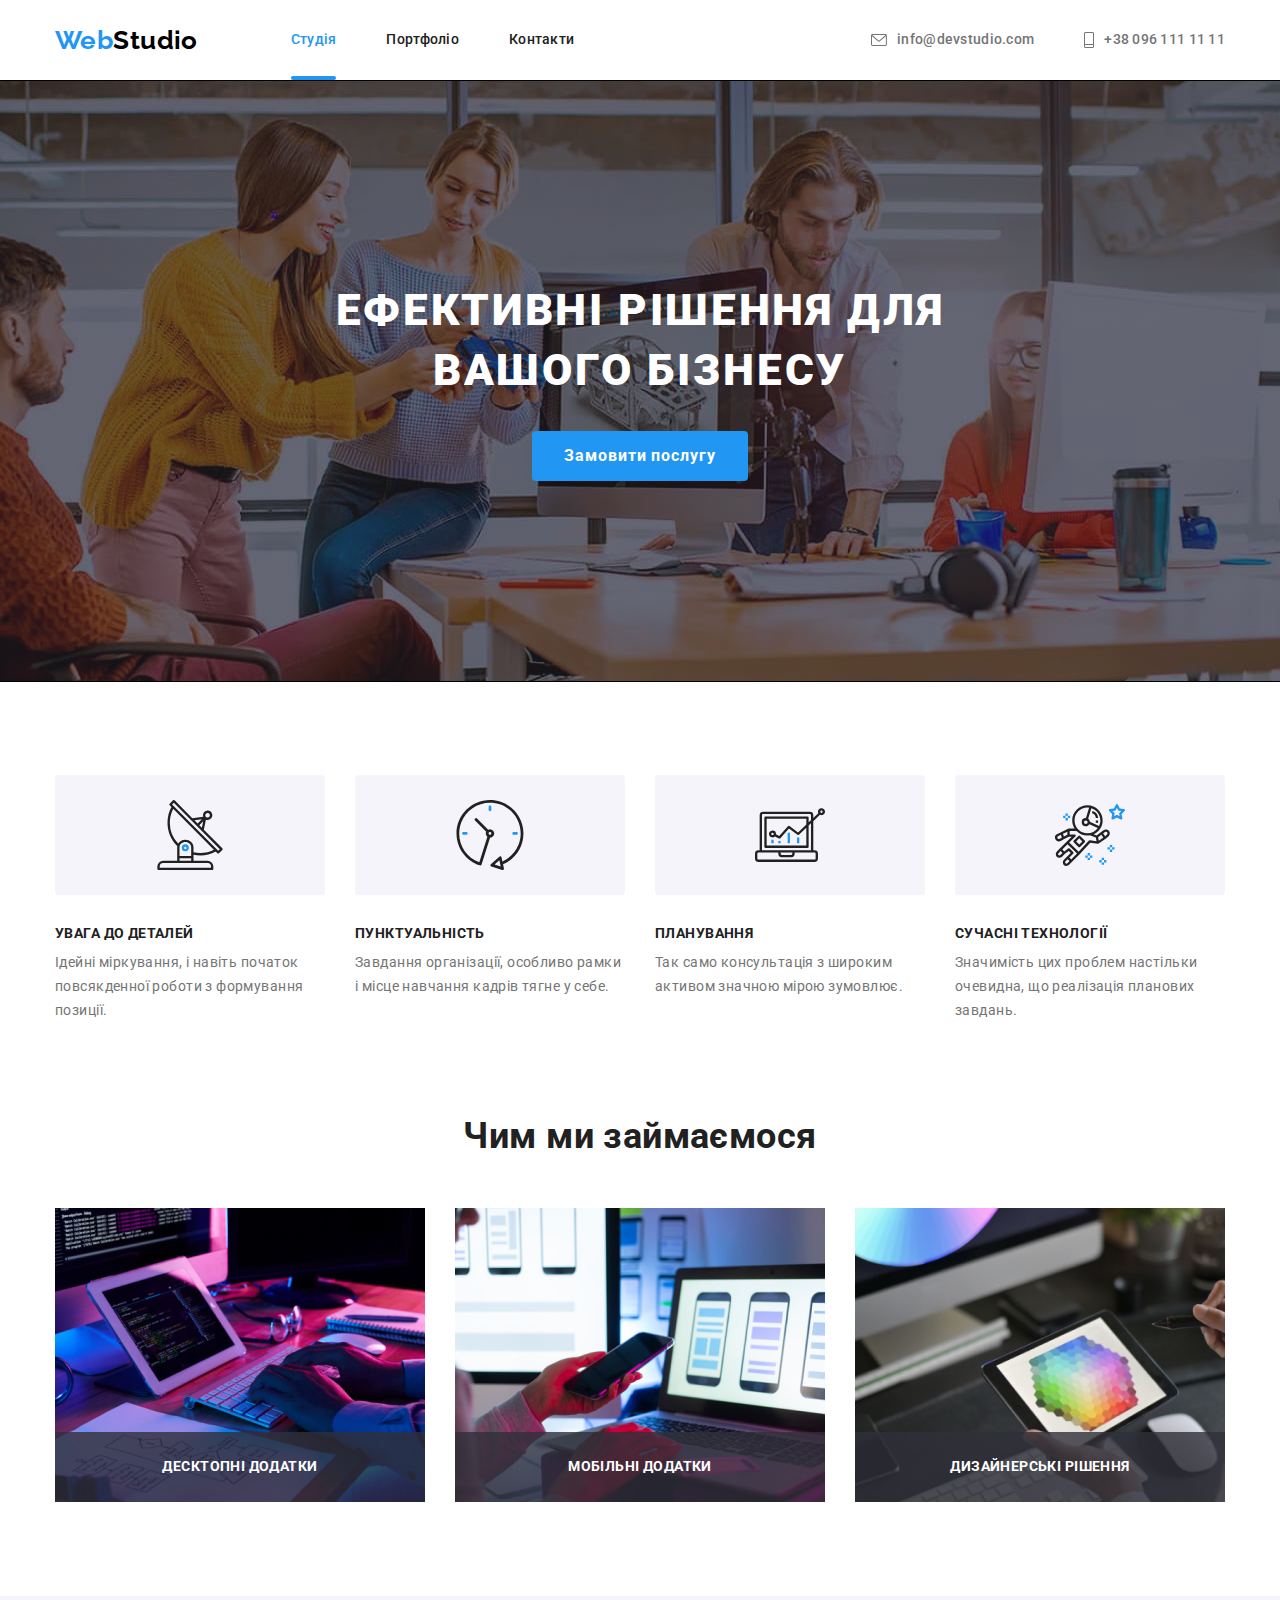
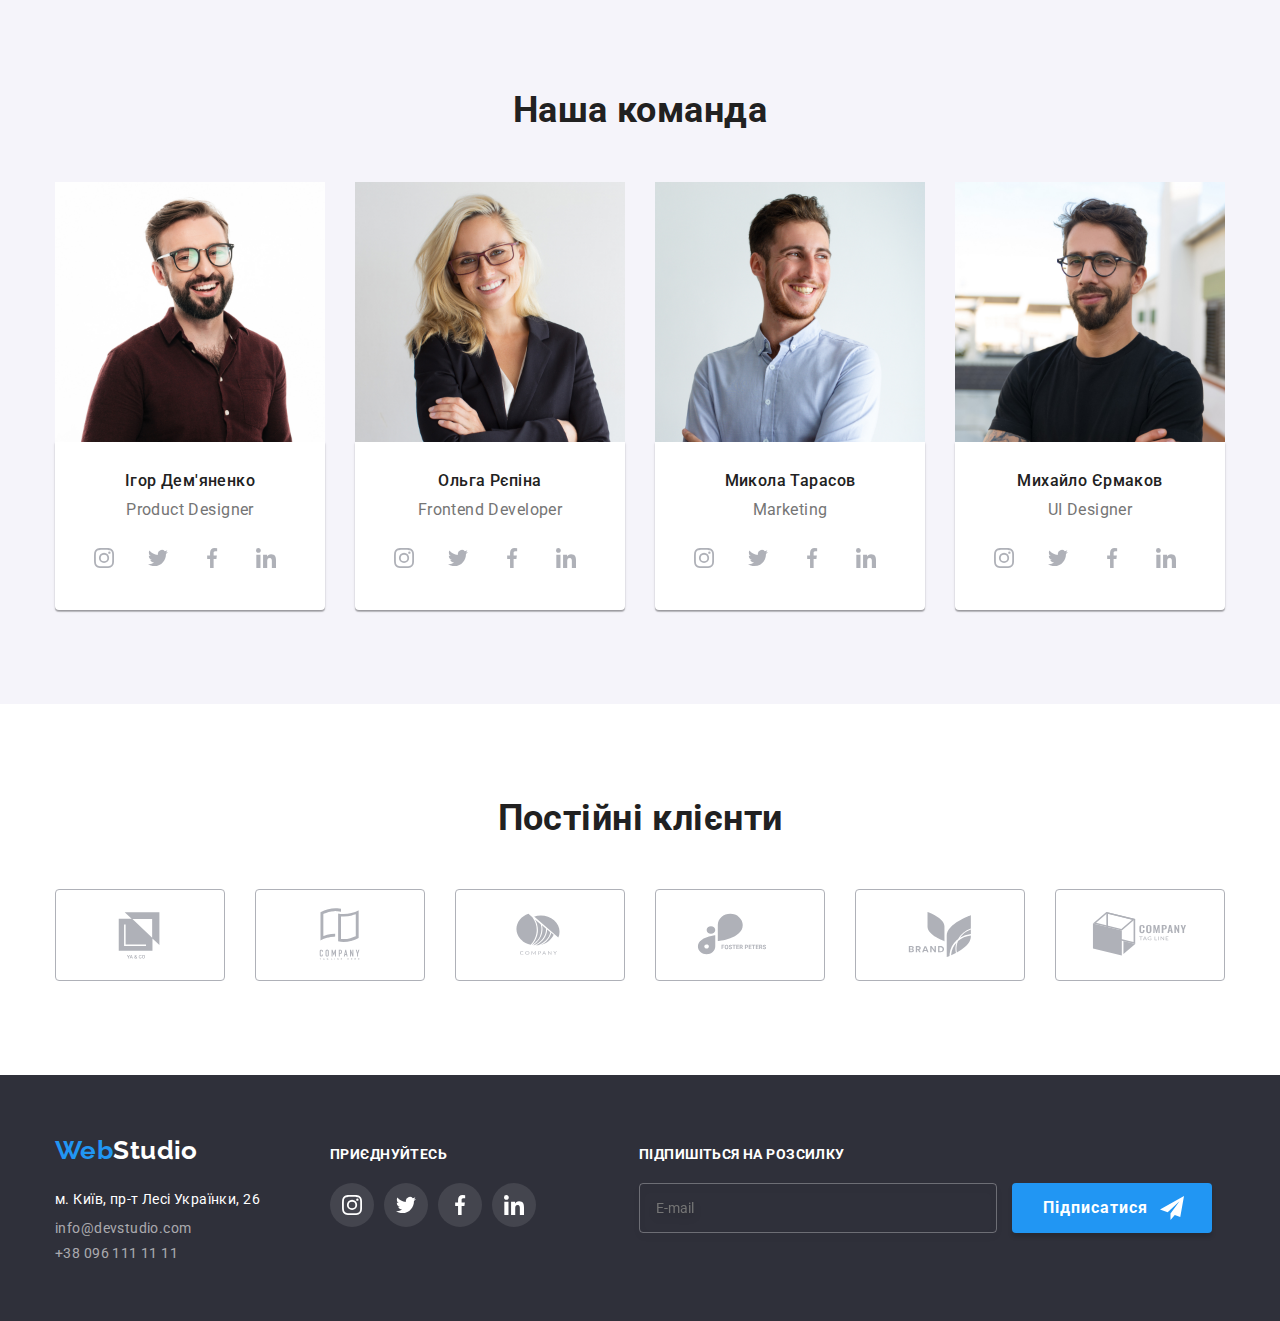
<file: index.html>
<!DOCTYPE html>
<html lang="uk">
  <head>
    <meta charset="UTF-8" />
    <meta http-equiv="X-UA-Compatible" content="IE=edge" />
    <meta name="viewport" content="width=device-width, initial-scale=1.0" />
    <title>Document</title>
    <link
      href="https://fonts.googleapis.com/css2?family=Raleway:wght@700&family=Roboto:wght@400;500;700;900&display=swap"
      rel="stylesheet"
    />
    <link
      rel="stylesheet"
      href="https://cdnjs.cloudflare.com/ajax/libs/modern-normalize/1.1.0/modern-normalize.css"
    />
    <link rel="stylesheet" href="./css/styles.css" />
  </head>
  <body>
    <header class="page-header">
      <div class="conteiner main">
        <nav class="main-nav">
          <a href="" class="logo">Web<span class="logo-studio" lang="en">Studio</span></a>
          <ul class="site-nav">
            <li class="item"><a href="./index.html" class="link current">Студія</a></li>
            <li class="item"><a href="./portfolio.html" class="link">Портфоліо</a></li>
            <li class="item"><a href="" class="link">Контакти</a></li>
          </ul>
        </nav>
        <ul class="site-contact">
          <li class="item">
            
            <a class="link" href="mailto:info@devstudio.com">
              <svg class="leter-header" width="16" height="12"><use href="./images/icons.svg#icon-header-leter"></use></svg> info@devstudio.com</a>
          </li>
          <li class="item"><a class="link" href="tel:+380961111111" >
            <svg class="leter-header" width="10" height="16"><use href="./images/icons.svg#icon-header-telefon"></use></svg>+38 096 111 11 11</a></li>
        </ul>
      </div>
    </header>
    <main>
      <section class="overlay">
        <h1 class="hero-title">Ефективні рішення для вашого бізнесу</h1>
        <button type="button" class="main-button" data-modal-open>Замовити послугу</button>
      </section>
      <section class="section">
        <div class="conteiner">
          <h2 class="visually-hidden">Переваги компанії</h2>
          <ul class="job-list">
            <li class="job-item">
              <div class="job-logo"><svg class="job-icon"  width="70" height="70" ><use href=./images/icons.svg#icon-antenna></use></svg></div>
              <h3 class="advanteges-title">УВАГА ДО ДЕТАЛЕЙ</h3>
              <p class="text-advanteges">
                Ідейні міркування, і навіть початок повсякденної роботи з формування позиції.
              </p>
            </li>
            <li class="job-item">
              <div class="job-logo"><svg class="job-icon"  width="70" height="70" ><use href=./images/icons.svg#icon-clock></use></svg></div>
              <h3 class="advanteges-title">ПУНКТУАЛЬНІСТЬ</h3>
              <p class="text-advanteges">
                Завдання організації, особливо рамки і місце навчання кадрів тягне у себе.
              </p>
            </li>
            <li class="job-item">
              <div class="job-logo"><svg class="job-icon"  width="70" height="70" ><use href=./images/icons.svg#icon-diagram></use></svg></div>
              <h3 class="advanteges-title">ПЛАНУВАННЯ</h3>
              <p class="text-advanteges">
                Так само консультація з широким активом значною мірою зумовлює.
              </p>
            </li>
            <li class="job-item">
              <div class="job-logo"><svg class="job-icon"  width="70" height="70" ><use href=./images/icons.svg#icon-astronaut></use></svg></div>
              <h3 class="advanteges-title">СУЧАСНІ ТЕХНОЛОГІЇ</h3>
              <p class="text-advanteges">
                Значимість цих проблем настільки очевидна, що реалізація планових завдань.
              </p>
            </li>
          </ul>
        </section>
        <section class="img-section">
          <div class="conteiner">
          <h2 class="section-title">Чим ми займаємося</h2>
          <ul class="job-list">
            <li class="job-item item-position">
              <img src="./images/img1.jpg" alt="Кодування на ноутбуці" width="370" />
              <p class="text-job">Десктопні додатки</p>
            </li>
            <li class="job-item item-position">
              <img src="./images/img2.jpg" alt="Створення дизайну на ноутбуці" width="370" />
              <p class="text-job">Мобільні додатки</p>
            </li>
            <li class="job-item item-position">
              <img src="./images/img3.jpg" alt="Вибір гами кольорів на планшеті" width="370" />
              <p class="text-job">Дизайнерські рішення</p>
            </li>
          </ul>
        </div>
        </div>
      </section>
      <section class="team-section">
        <div class="conteiner">
          <h2 class="section-title">Наша команда</h2>
          <ul class="job-list team">
            <li class="job-item">
              <img src="./images/imghum1.jpg" alt="Молодий чоловік в окулярах " width="270" />
              <div class="job-text">
                <h3 class="team-title">Ігор Дем'яненко</h3>
              <p class="text-profession">Product Designer</p>
              <ul class="social-icon"> 
        <li class="icon-item"><a class="team-icon" href=""><svg  width="20" height="20"  ><use href=./images/icons.svg#icon-instagram   ></use></svg></a></li>
        <li class="icon-item"><a class="team-icon" href=""><svg   width="20" height="20" ><use href=./images/icons.svg#icon-twitter ></use></svg></a></li>
        <li class="icon-item"><a class="team-icon" href=""><svg  width="20" height="20"  ><use href=./images/icons.svg#icon-facebook></use></svg></a></li>
        <li class="icon-item"><a class="team-icon" href=""><svg  width="20" height="20" ><use href=./images/icons.svg#icon-linkedin></use></svg></a></li>
      </ul>
               </div>
            </li>
            <li class="job-item">
              <img src="./images/imghum2.jpg" alt="Дівчина в окулярах" width="270" />
              <div class="job-text">
                <h3 class="team-title">Ольга Рєпіна</h3>
              <p class="text-profession">Frontend Developer</p>
              <ul class="social-icon"> 
        <li class="icon-item"><a class="team-icon" href=""><svg  width="20" height="20"  ><use href=./images/icons.svg#icon-instagram   ></use></svg></a></li>
        <li class="icon-item"><a class="team-icon" href=""><svg   width="20" height="20" ><use href=./images/icons.svg#icon-twitter ></use></svg></a></li>
        <li class="icon-item"><a class="team-icon" href=""><svg  width="20" height="20"  ><use href=./images/icons.svg#icon-facebook></use></svg></a></li>
        <li class="icon-item"><a class="team-icon" href=""><svg  width="20" height="20" ><use href=./images/icons.svg#icon-linkedin></use></svg></a></li>
      </ul>
              </div>
            </li>
            <li class="job-item">
              <img src="./images/imghum3.jpg" alt="Молодий чоловік" width="270" />
              <div class="job-text">
                <h3 class="team-title">Микола Тарасов</h3>
              <p class="text-profession">Marketing</p>
              <ul class="social-icon"> 
        <li class="icon-item"><a class="team-icon" href=""><svg  width="20" height="20"  ><use href=./images/icons.svg#icon-instagram   ></use></svg></a></li>
        <li class="icon-item"><a class="team-icon" href=""><svg   width="20" height="20" ><use href=./images/icons.svg#icon-twitter ></use></svg></a></li>
        <li class="icon-item"><a class="team-icon" href=""><svg  width="20" height="20"  ><use href=./images/icons.svg#icon-facebook></use></svg></a></li>
        <li class="icon-item"><a class="team-icon" href=""><svg  width="20" height="20" ><use href=./images/icons.svg#icon-linkedin></use></svg></a></li>
      </ul>
            </li>
            <li class="job-item">
              <img src="./images/imghum4.jpg" alt="Молодий чоловік в футболці" width="270" />
              <div class="job-text">
                <h3 class="team-title">Михайло Єрмаков</h3>
              <p class="text-profession">UI Designer</p>
             <ul class="social-icon"> 
        <li class="icon-item"><a class="team-icon" href=""><svg  width="20" height="20"  ><use href=./images/icons.svg#icon-instagram   ></use></svg></a></li>
        <li class="icon-item"><a class="team-icon" href=""><svg   width="20" height="20" ><use href=./images/icons.svg#icon-twitter ></use></svg></a></li>
        <li class="icon-item"><a class="team-icon" href=""><svg  width="20" height="20"  ><use href=./images/icons.svg#icon-facebook></use></svg></a></li>
        <li class="icon-item"><a class="team-icon" href=""><svg  width="20" height="20" ><use href=./images/icons.svg#icon-linkedin></use></svg></a></li>
      </ul>
              </div>
            </li>
          </ul>
        </div>
      </section>
 
      <section class="section">
        <div class="conteiner">
          <div>
            <h2 class="section-title">Постійні клієнти</h2>
          <ul class="client-list">
          <li class="client-item"><a href="" class="client-company"><svg  width="106" height="60" ><use href=./images/icons.svg#icon-Logo></use></svg></a></li>
          <li class="client-item"><a href="" class="client-company"><svg  width="106" height="60" ><use href=./images/icons.svg#icon-Logo-1></use></svg></a></li>
          <li class="client-item"><a href="" class="client-company"><svg  width="106" height="60" ><use href=./images/icons.svg#icon-Logo-2></use></svg></a></li>
          <li class="client-item"><a href="" class="client-company"><svg  width="106" height="60" ><use href=./images/icons.svg#icon-Logo-3></use></svg></a></li>
          <li class="client-item"><a href="" class="client-company"><svg  width="106" height="60" ><use href=./images/icons.svg#icon-Logo-4></use></svg></a></li>
          <li class="client-item"><a href="" class="client-company"><svg  width="106" height="60" ><use href=./images/icons.svg#icon-Logo-5></use></svg></a></li>
        </ul>
        </div>
        </div>
      </section>
    </main>
    <footer class="page-footer">
      <div class="conteiner footer">
  <div class="footer-adress">
        <a href="" class="logo-footer">Web<span class="logo-white" lang="en">Studio</span></a>
        <address class="page-adress">
          <ul class="site-contact foot">
            <li class="list-contact">
              <a href="" class="link-city">м. Київ, пр-т Лесі Українки, 26</a>
            </li>
            <li class="list-contact">
              <a href="mailto:info@devstudio.com" class="link-mail">info@devstudio.com</a>
            </li>
            <li class="list-contact">
              <a href="tel:+380961111111" class="link-tel">+38 096 111 11 11</a>
            </li>
          </ul>
        </address>
      </div>
      <div class="footer-list">
        <p class="join">ПРИЄДНУЙТЕСЬ</p>
      <ul class="social-icon"> 
        <li class="icon-item"><a class="footer-icon" href=""><svg  width="20" height="20"  ><use href=./images/icons.svg#icon-instagram   ></use></svg></a></li>
        <li class="icon-item"><a class="footer-icon" href=""><svg   width="20" height="20" ><use href=./images/icons.svg#icon-twitter ></use></svg></a></li>
        <li class="icon-item"><a class="footer-icon" href=""><svg  width="20" height="20"  ><use href=./images/icons.svg#icon-facebook></use></svg></a></li>
        <li class="icon-item"><a class="footer-icon-last" href=""><svg  width="20" height="20" ><use href=./images/icons.svg#icon-linkedin></use></svg></a></li>
      </ul>
      </div>
      <form class="footer-form">
      <p class="footer-form-title">Підпишіться на розсилку</p>
        <label class="footer-label" for="user-email" > 
          <input  class="footer-input"  type="email" name="email" id="user_email" placeholder="E-mail">
        </label>
          <button class="footer-button" type="submit">Підписатися<svg class="submit-icon" width="24" height="24"  ><use href=./images/icons.svg#icon-paper-plane></use></svg></button>
      </form>
      </div>
    </footer>
    <div class="backdrop is-hidden" data-modal>
      <div class="modal">
        <button class="btn" data-modal-close><svg class="btn-close"  width="20" height="20"><use href=./images/icons.svg#icon-close-modal></use></svg>
        </button>
        <div class="modal-window">
          <p class="form-title">Залиште свої дані, ми вам передзвонимо</p>
           <form>
           <div class="form-field-first"><label class="form-label" for="name">Ім'я</label>
            <input class="form-input main" type="text" name="name" id="name">
              <svg class="first-logo"  width="18" height="18"><use href=./images/icons.svg#icon-person-modal></use></svg>
          </div>
           <div class="form-field"><label class="form-label" for="tel">Телефон</label>
            <input class="form-input main" type="tel" name="tel" id="tel">
          <svg class="first-logo"  width="18" height="18"><use href=./images/icons.svg#icon-phone-modal></use></svg>
          </div>
           <div class="form-field"><label  class="form-label"for="mail">Пошта</label>
            <input class="form-input main" type="email" name="mail" id="mail">
          <svg class="first-logo"  width="18" height="18"><use href=./images/icons.svg#icon-email-modal></use></svg>
          </div>
            <div class="form-field"><label class="form-label" for="comment">Коментар</label>
              <textarea class="form-input area" name="comment" id="comment"  rows="10" placeholder="Введіть текст"></textarea>
            </div>
              <label class="form-agre" ><input class="agre-chekbox visually-hidden" type="checkbox" name="" id="">
                <svg class="agre-icon"  width="16" height="15">
                  <use class="icon-nochek"  href=./images/icons.svg#icon-icon-nochek></use>
                  <use class="icon-chek" href=./images/icons.svg#icon-iconcheck></use></svg>
                  <span class="ruls">Погоджуюся з розсилкою та приймаю <a href="" class="link-rules">Умови договору</a> </span>
                </label>
            <div class="form-field"><button class="submit-button" type="submit">Відправити</button></div>
          </form>
        </div>
      </div>
    </div>
    <script src="./js/modal.js"></script>
  </body> 
</html>
</file>
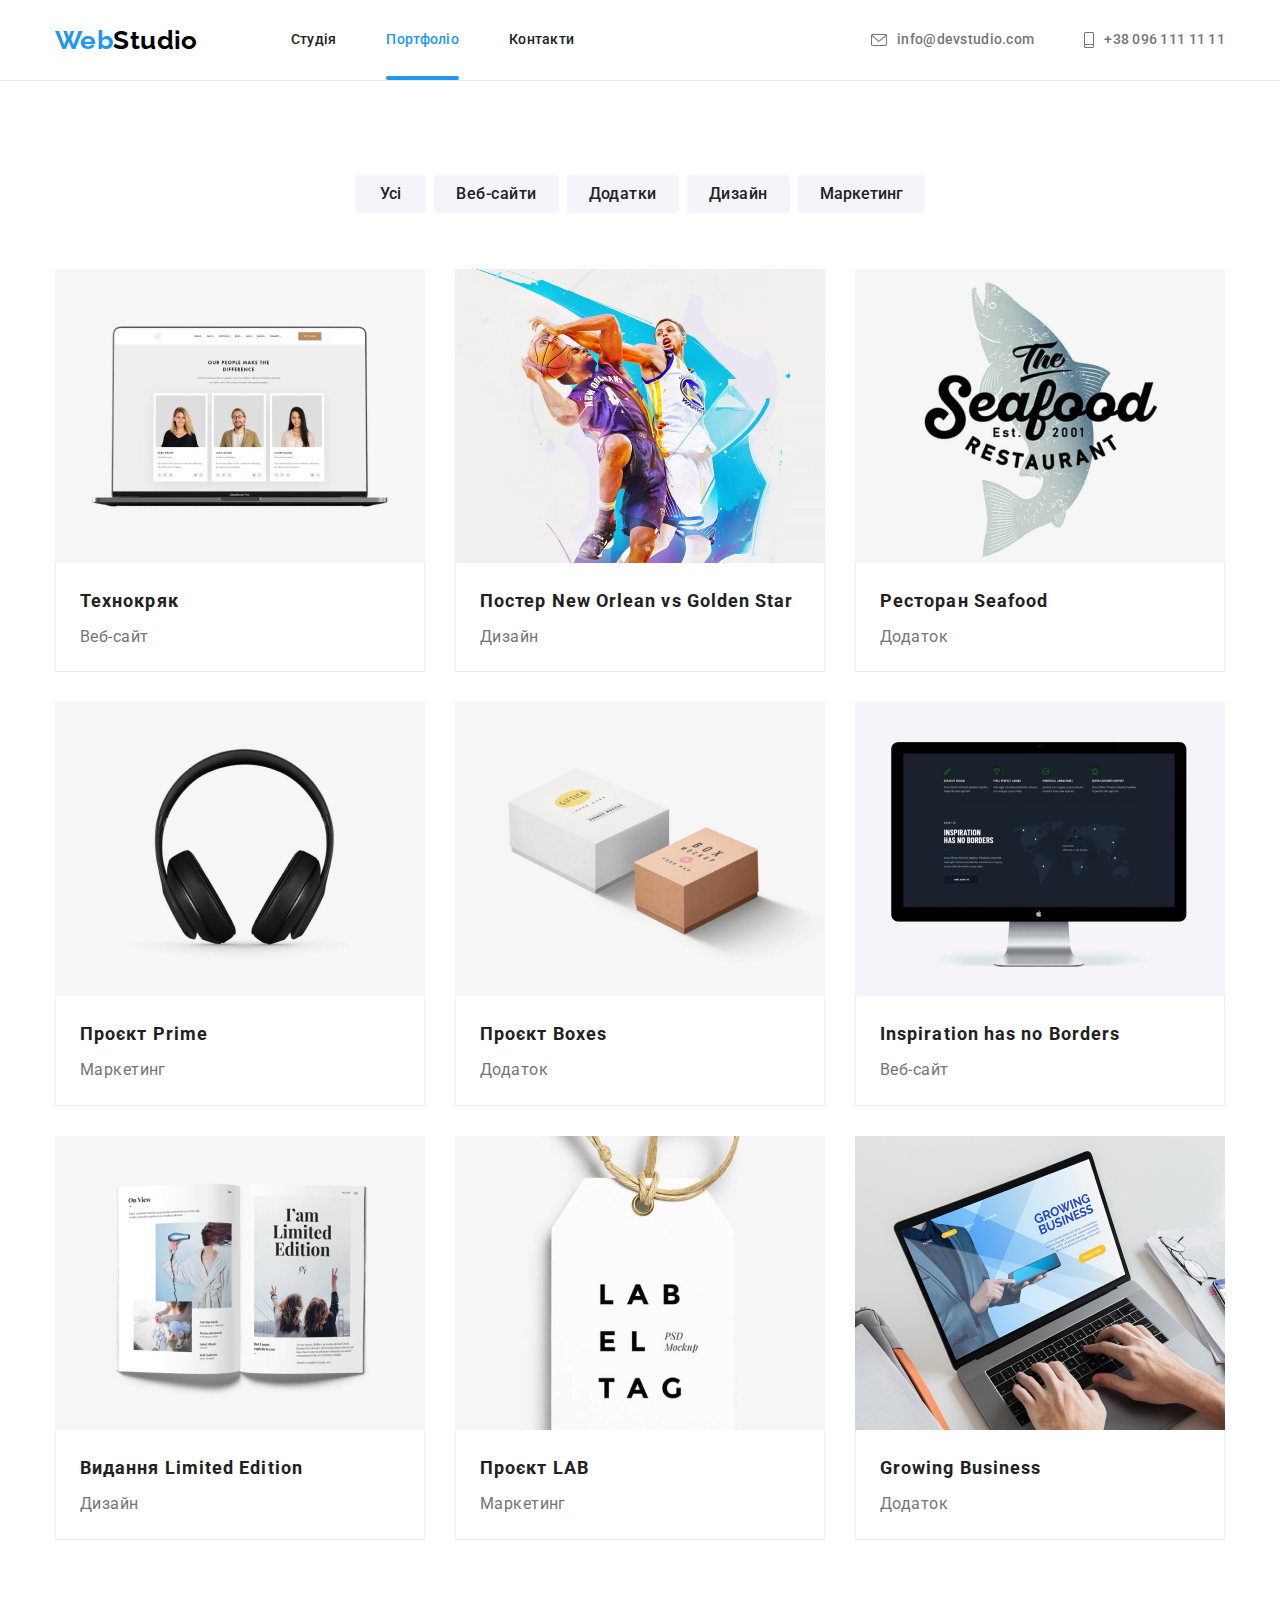
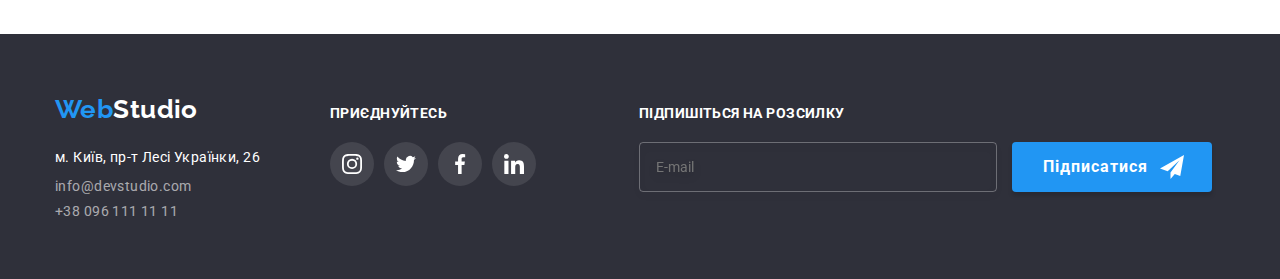
<file: portfolio.html>
<!DOCTYPE html>
<html lang="uk">
  <head>
    <meta charset="UTF-8" />
    <meta http-equiv="X-UA-Compatible" content="IE=edge" />
    <meta name="viewport" content="width=device-width, initial-scale=1.0" />
    <title>Document</title>
    <link
      href="https://fonts.googleapis.com/css2?family=Raleway:wght@700&family=Roboto:wght@400;500;700;900&display=swap"
      rel="stylesheet"
    />
    <link
      rel="stylesheet"
      href="https://cdnjs.cloudflare.com/ajax/libs/modern-normalize/1.1.0/modern-normalize.css"
    />
    <link rel="stylesheet" href="./css/styles.css" />
  </head>
  <body>
    <header class="page-header">
      <div class="conteiner main">
        <nav class="main-nav">
          <a href="" class="logo">Web<span class="logo-studio" lang="en">Studio</span></a>
          <ul class="site-nav">
            <li class="item"><a href="./index.html" class="link">Студія</a></li>
            <li class="current-page item"><a href="./portfolio.html" class="link current">Портфоліо</a></li>
            <li class="item"><a href="" class="link">Контакти</a></li>
          </ul>
        </nav>
        <ul class="site-contact">
          <li class="item">
            <a class="link" href="mailto:info@devstudio.com">
              <svg class="leter-header" width="16" height="12">
                <use href="./images/icons.svg#icon-header-leter"></use>
              </svg>
              info@devstudio.com</a
            >
          </li>
          <li class="item">
            <a class="link" href="tel:+380961111111">
              <svg class="leter-header" width="10" height="16">
                <use href="./images/icons.svg#icon-header-telefon"></use></svg>+38 096 111 11 11</a
            >
          </li>
        </ul>
      </div>
    </header>
    <main class="page-main">
      <section class="section-portfolio">
        <div class="conteiner">
          <h1 class="visually-hidden">Список фільтрів</h1>
          <ul class="buton-list">
            <li><button type="button" class="button-name-one">Усі</button></li>
            <li><button type="button" class="button-name">Веб-сайти</button></li>
            <li><button type="button" class="button-name">Додатки</button></li>
            <li><button type="button" class="button-name">Дизайн</button></li>
            <li><button type="button" class="button-name-last">Маркетинг</button></li>
          </ul>
          <ul class="elem-item">
            <li class="card-item">
              <a class="cards-link" href="">
                <div class="img-space"><img  class="img-card" src="./images/img2.1.jpg" alt="Дві жінки та чоловік" width="370" />
                <p class="card-text">Ресурс пропонує комплексні пропозиції з різним рівнем функціоналу та сервісів. Все це дозволить відвідувачу отримати вичерпні відомості про компанію чи приватну особу.</p></div>
                <div class="bord-card">
                  <h2 class="list-title">Технокряк</h2>
                  <p class="text-description">Веб-сайт</p>
                </div>
              </a>
            </li>
            <li class="card-item">
              <a class="cards-link" href="">
                <div class="img-space"><img  class="img-card" src="./images/img2.2.jpg" alt="Дві баскетболісти" width="370" />
                <p class="card-text">Ресурс пропонує комплексні пропозиції з різним рівнем функціоналу та сервісів. Все це дозволить відвідувачу отримати вичерпні відомості про компанію чи приватну особу.</p></div>                
                <div class="bord-card">
                  <h2 class="list-title">Постер New Orlean vs Golden Star</h2>
                  <p class="text-description">Дизайн</p>
                </div></a
              >
            </li>
            <li class="card-item">
              <a class="cards-link" href="">
                <div class="img-space"><img  class="img-card" src="./images/img2.3.jpg" alt="Лого ресторану" width="370" />
                <p class="card-text">Ресурс пропонує комплексні пропозиції з різним рівнем функціоналу та сервісів. Все це дозволить відвідувачу отримати вичерпні відомості про компанію чи приватну особу.</p></div>                
                <div class="bord-card">
                  <h2 class="list-title">Ресторан Seafood</h2>
                  <p class="text-description">Додаток</p>
                </div></a
              >
            </li>
            <li class="card-item">
              <a class="cards-link" href="">
                <div class="img-space"><img  class="img-card" src="./images/img2.4.jpg" alt="Навушники" width="370" />
                <p class="card-text">Ресурс пропонує комплексні пропозиції з різним рівнем функціоналу та сервісів. Все це дозволить відвідувачу отримати вичерпні відомості про компанію чи приватну особу.</p></div>                
                <div class="bord-card">
                  <h2 class="list-title">Проєкт Prime</h2>
                  <p class="text-description">Маркетинг</p>
                </div></a
              >
            </li>
            <li class="card-item">
              <a class="cards-link" href="">
                <div class="img-space"><img  class="img-card" src="./images/img2.5.jpg" alt="Дві коробки" width="370" />
                <p class="card-text">Ресурс пропонує комплексні пропозиції з різним рівнем функціоналу та сервісів. Все це дозволить відвідувачу отримати вичерпні відомості про компанію чи приватну особу.</p></div>                
                <div class="bord-card">
                  <h2 class="list-title">Проєкт Boxes</h2>
                  <p class="text-description">Додаток</p>
                </div></a
              >
            </li>
            <li class="card-item">
              <a class="cards-link" href="">
                <div class="img-space"><img  class="img-card" src="./images/img2.6.jpg" alt="Монітор комп'ютера" width="370" />
                <p class="card-text">Ресурс пропонує комплексні пропозиції з різним рівнем функціоналу та сервісів. Все це дозволить відвідувачу отримати вичерпні відомості про компанію чи приватну особу.</p></div>                
                <div class="bord-card">
                  <h2 class="list-title">Inspiration has no Borders</h2>
                  <p class="text-description">Веб-сайт</p>
                </div></a
              >
            </li>
            <li class="card-item">
              <a class="cards-link" href="">
                <div class="img-space"><img  class="img-card" src="./images/img2.7.jpg" alt="Розгорнута книга" width="370" />
                <p class="card-text">Ресурс пропонує комплексні пропозиції з різним рівнем функціоналу та сервісів. Все це дозволить відвідувачу отримати вичерпні відомості про компанію чи приватну особу.</p></div>                
                <div class="bord-card">
                  <h2 class="list-title">Видання Limited Edition</h2>
                  <p class="text-description">Дизайн</p>
                </div></a
              >
            </li>
            <li class="card-item">
              <a class="cards-link" href="">
                <div class="img-space"><img  class="img-card" src="./images/img2.8.jpg" alt="Брелок" width="370" />
                <p class="card-text">Ресурс пропонує комплексні пропозиції з різним рівнем функціоналу та сервісів. Все це дозволить відвідувачу отримати вичерпні відомості про компанію чи приватну особу.</p></div>                
                <div class="bord-card">
                  <h2 class="list-title">Проєкт LAB</h2>
                  <p class="text-description">Маркетинг</p>
                </div></a
              >
            </li>
            <li class="card-item">
              <a class="cards-link" href="">
                <div class="img-space"><img  class="img-card" src="./images/img2.9.jpg" alt="Друкування на ноутбуці" width="370" />
                <p class="card-text">Ресурс пропонує комплексні пропозиції з різним рівнем функціоналу та сервісів. Все це дозволить відвідувачу отримати вичерпні відомості про компанію чи приватну особу.</p></div>               
                <div class="bord-card">
                  <h2 class="list-title">Growing Business</h2>
                  <p class="text-description">Додаток</p>
                </div></a
              >
            </li>
          </ul>
        </div>
      </section>
    </main>
    <footer class="page-footer">
      <div class="conteiner footer">
  <div class="footer-adress">
        <a href="" class="logo-footer">Web<span class="logo-white" lang="en">Studio</span></a>
        <address class="page-adress">
          <ul class="site-contact foot">
            <li class="list-contact">
              <a href="" class="link-city">м. Київ, пр-т Лесі Українки, 26</a>
            </li>
            <li class="list-contact">
              <a href="mailto:info@devstudio.com" class="link-mail">info@devstudio.com</a>
            </li>
            <li class="list-contact">
              <a href="tel:+380961111111" class="link-tel">+38 096 111 11 11</a>
            </li>
          </ul>
        </address>
      </div>
      <div class="footer-list">
        <p class="join">ПРИЄДНУЙТЕСЬ</p>
      <ul class="social-icon"> 
        <li class="icon-item"><a class="footer-icon" href=""><svg  width="20" height="20"  ><use href=./images/icons.svg#icon-instagram   ></use></svg></a></li>
        <li class="icon-item"><a class="footer-icon" href=""><svg   width="20" height="20" ><use href=./images/icons.svg#icon-twitter ></use></svg></a></li>
        <li class="icon-item"><a class="footer-icon" href=""><svg  width="20" height="20"  ><use href=./images/icons.svg#icon-facebook></use></svg></a></li>
        <li class="icon-item"><a class="footer-icon-last" href=""><svg  width="20" height="20" ><use href=./images/icons.svg#icon-linkedin></use></svg></a></li>
      </ul>
      </div>
      <form class="footer-form">
      <p class="footer-form-title">Підпишіться на розсилку</p>
        <label class="footer-label" for="user-email" > 
          <input  class="footer-input"  type="email" name="email" id="user_email" placeholder="E-mail">
        </label>
          <button class="footer-button" type="submit">Підписатися <svg class="submit-icon" width="24" height="24"  ><use href=./images/icons.svg#icon-paper-plane></use></svg></button>
      </form>
      </div>
    </footer>
  </body>
</html>
</file>
<file: css/styles.css>
:root {
  --primary-text-color: #212121;
  --secondary-text-color: #757575;
  --accent-color: #2196f3;
  --white-color: #ffffff;
  --logo-black-color: #000000;
  --secondary-background-color: #2f303a;
  --third-background-color: #f5f5f5;
  --fourth-background-color: #f5f4fa;
  --logo-icon-color: #afb1b8;
}

body {
  background-color: var(--white-color);
  color: var(--primary-text-color);
  font-family: Roboto, sans-serif;
  font-size: 14px;
  letter-spacing: 0.03em;
  margin: 0;
}

.conteiner {
  margin-left: auto;
  margin-right: auto;
  width: 1200px;
  padding-left: 15px;
  padding-right: 15px;
}
a {
  text-decoration: none;
}
ul {
  list-style: none;
}

ul,
h1,
h2,
h3,
h4,
h5,
h6,
p {
  margin: 0;
  padding: 0;
}

.section {
  padding-top: 94px;
  padding-bottom: 94px;
}

/* heder  */

.site-nav,
.site-contact {
  padding: 0;
}

.main {
  display: flex;
  align-items: center;
}
.main-nav {
  display: flex;
  align-items: center;
}

.page-header {
  background-color: var(--white-color);
  border-bottom: 1px solid #ececec;
}

/* logo */

.logo {
  color: var(--accent-color);
  font-family: Raleway, sans-serif;
  font-weight: 700;
  font-size: 26px;
  line-height: 1.19;
  margin-right: 93px;
}

.logo .logo-studio {
  color: var(--logo-black-color);
}

/* nav */

.site-nav {
  display: flex;
}
.site-nav .item {
  margin-right: 50px;
}
.site-nav .item:last-child {
  margin: 0;
}
.site-nav .link {
  display: block;
  padding-top: 32px;
  padding-bottom: 32px;
  color: var(--primary-text-color);
  font-weight: 500;
  line-height: 1.14;
  letter-spacing: 0.02em;
  transition-property: color;
  transition-duration: 250ms;
  transition-timing-function: cubic-bezier(0.4, 0, 0.2, 1);
}
.site-nav .link:hover,
.site-nav .link:focus {
  color: var(--accent-color);
}

.site-contact {
  display: flex;
  margin-left: auto;
  align-content: center;
}

.site-contact .link {
  color: var(--secondary-text-color);
  font-weight: 500;
  line-height: 1.14;
  letter-spacing: 0.02em;
  align-items: center;
  display: flex;
  justify-content: center;
}
.site-nav .link.current {
  position: relative;
  color: var(--accent-color);
}
.current::after {
  position: absolute;
  content: '';
  background-color: var(--accent-color);
  height: 4px;
  width: 100%;
  border-radius: 2px;
  display: block;
  bottom: 0;
}
.site-contact .item + .item {
  margin-left: 50px;
}

.link {
  transition-property: color;
  transition-duration: 250ms;
  transition-timing-function: cubic-bezier(0.4, 0, 0.2, 1);
}

.link:hover,
.link:focus {
  color: var(--accent-color);
}
.leter-header {
  margin-right: 10px;
  fill: currentColor;
}
.client-item {
  height: 92px;
  width: 170px;
}
.client-list {
  display: flex;
  gap: 30px;
}
.client-company {
  fill: var(--logo-icon-color);
  width: 100%;
  height: 100%;
  display: flex;
  justify-content: center;
  align-items: center;
  border: 1px solid var(--logo-icon-color);
  border-radius: 4px;
  transition-property: fill, border;
  transition-duration: 250ms;
  transition-timing-function: cubic-bezier(0.4, 0, 0.2, 1);
}

.client-company:hover,
.client-company:focus {
  fill: var(--accent-color);
  border: 1px solid var(--accent-color);
}
/* footer */
.page-footer {
  background-color: var(--secondary-background-color);
  padding-top: 60px;
  padding-bottom: 60px;
}
.logo-footer .logo-white {
  color: var(--white-color);
}
.logo-footer {
  color: var(--accent-color);
  font-family: Raleway, sans-serif;
  font-weight: 700;
  font-size: 26px;
  line-height: 1.2;
  display: inline-block;
  margin-bottom: 20px;
}
.page-adress {
  font-style: normal;
  font-weight: 400;
}
.site-contact .link-city {
  color: var(--white-color);
  font-weight: 400;
  line-height: 24px;
}
.link-city {
  transition-property: color;
  transition-duration: 250ms;
  transition-timing-function: cubic-bezier(0.4, 0, 0.2, 1);
}

.link-city:hover,
.link-city:focus {
  color: var(--accent-color);
}
.site-contact .link-mail {
  color: rgba(255, 255, 255, 0.6);
}
.site-contact .link-tel {
  color: rgba(255, 255, 255, 0.6);
}
.link-mail {
  transition-property: color;
  transition-duration: 250ms;
  transition-timing-function: cubic-bezier(0.4, 0, 0.2, 1);
}

.link-mail:hover,
.link-mail:focus {
  color: var(--accent-color);
}
.link-tel {
  transition-property: color;
  transition-duration: 250ms;
  transition-timing-function: cubic-bezier(0.4, 0, 0.2, 1);
}

.link-tel:hover,
.link-tel:focus {
  color: var(--accent-color);
}
.foot {
  display: inline;
}
.list-contact {
  margin-bottom: 9px;
}
.list-contact:last-child {
  margin-bottom: 0px;
}

.social-icon {
  display: flex;
  align-items: center;
  justify-content: center;
}
.icon-item {
  height: 44px;
  width: 44px;
  margin-right: 10px;
}

.conteiner.footer {
  display: flex;
  align-items: baseline;
}

.footer-adress {
  margin-right: 70px;
}
.join {
  color: var(--white-color);
  margin-bottom: 20px;
  font-weight: 700;
  line-height: 1.14;
  letter-spacing: 0.03em;
}
.footer-icon {
  fill: var(--white-color);
  border-radius: 50%;
  width: 100%;
  height: 100%;
  display: flex;
  justify-content: center;
  align-items: center;
  background-color: rgba(255, 255, 255, 0.1);
  transition-property: background-color;
  transition-duration: 250ms;
  transition-timing-function: cubic-bezier(0.4, 0, 0.2, 1);
}
.footer-icon-last {
  margin-right: 0;
  fill: var(--white-color);
  border-radius: 50%;
  width: 100%;
  height: 100%;
  display: flex;
  justify-content: center;
  align-items: center;
  background-color: rgba(255, 255, 255, 0.1);
  transition-property: background-color;
  transition-duration: 250ms;
  transition-timing-function: cubic-bezier(0.4, 0, 0.2, 1);
}
.footer-icon:hover,
.footer-icon:focus {
  background-color: var(--accent-color);
}

.footer-icon-last:hover,
.footer-icon-last:focus {
  background-color: var(--accent-color);
}
.footer-form {
  margin-left: 93px;
}

.footer-form input {
  margin: 0;
  padding: 15px 16px;
}
.footer-label {
  flex-direction: column;
  align-items: flex-end;
  color: var(--white-color);
  font-weight: 700;
  font-size: 14px;
  line-height: 16px;
  letter-spacing: 0.03em;
  text-transform: uppercase;
}

.footer-form-title {
  width: 207px;
  height: 16px;
  font-weight: 700;
  font-size: 14px;
  line-height: 1.14;
  letter-spacing: 0.03em;
  text-transform: uppercase;

  color: var(--white-color);
  margin-bottom: 20px;
}
.footer-input {
  width: 358px;
  height: 50px;
  border: 1px solid rgba(255, 255, 255, 0.3);
  filter: drop-shadow(0px 4px 4px rgba(0, 0, 0, 0.15));
  border-radius: 4px;
  background-color: inherit;
  outline: transparent;
}

.footer-button {
  color: var(--white-color);
  background-color: var(--accent-color);
  width: 200px;
  height: 50px;
  border-radius: 4px;
  box-shadow: 0px 4px 4px rgba(0, 0, 0, 0.15);
  border: none;
  cursor: pointer;
  font-family: inherit;
  font-weight: 700;
  font-size: 16px;
  line-height: 1.9;
  letter-spacing: 0.06em;
  padding-left: 28px;
  padding-right: 62px;
  padding-top: 10px;
  padding-bottom: 10px;
  margin-left: 12px;
  position: relative;
}
.submit-icon {
  position: absolute;
  right: 28px;
  top: 13px;
  bottom: 13px;
  fill: var(--white-color);
}

/* Main index.html*/

/* section 1 Hero */
.overlay {
  height: 600px;
  outline: 1px solid black;
  margin-left: auto;
  margin-right: auto;
  max-width: 1600px;

  background-image: linear-gradient(to right, rgba(47, 48, 58, 0.4), rgba(47, 48, 58, 0.4)),
    url('../images/overlay.jpg');
  background-position: center;
  background-size: cover;
  background-repeat: no-repeat;
  background-color: var(--secondary-background-color);
  text-align: center;
  padding: 200px 0;
}
.hero-title {
  color: var(--white-color);
  font-weight: 900;
  font-size: 44px;
  line-height: 1.36;
  margin-bottom: 30px;
  width: 696px;
  margin-left: auto;
  margin-right: auto;
  letter-spacing: 0.06em;
  text-transform: uppercase;
}
/* Hero button */

.overlay .main-button {
  color: var(--white-color);
  background-color: var(--accent-color);
  font-family: inherit;
  font-weight: 700;
  font-size: 16px;
  line-height: 1.9;
  letter-spacing: 0.06em;
  border-radius: 4px;
  padding: 10px 32px;
  border: none;
  min-width: 216px;
  transition-property: color, background-color;
  transition-duration: 250ms;
  transition-timing-function: cubic-bezier(0.4, 0, 0.2, 1);
}
.overlay .main-button:hover,
.main-button:focus {
  color: var(--accent-color);
  background-color: var(--white-color);
}
.overlay .main-button {
  cursor: pointer;
}

/* Плюси команди  */

.visually-hidden {
  position: absolute;
  width: 1px;
  height: 1px;
  margin: -1px;
  border: 0;
  padding: 0;

  white-space: nowrap;
  clip-path: inset(100%);
  clip: rect(0 0 0 0);
  overflow: hidden;
}

.advanteges-title {
  margin-bottom: 10px;
  font-size: 14px;
}

.job-list .job-item {
  margin-right: 30px;
}
.job-list .job-item:last-child:last-child {
  margin-right: 0;
}

.text-advanteges {
  color: var(--secondary-text-color);
  font-weight: 400;
  line-height: 1.7;
  width: 270px;
}
.job-logo {
  display: flex;
  justify-content: center;
  align-items: center;
  height: 120px;
  width: 270px;

  border-radius: 4px;
  margin-bottom: 30px;
  background-color: var(--fourth-background-color);
}

/* Чим ми займаємося */

.img-section {
  padding-top: 0;
  padding-bottom: 94px;
}
.section-title {
  font-weight: 700;
  font-size: 36px;
  line-height: 1.16;
  text-align: center;
  margin-top: 0;
  margin-bottom: 50px;
}

.job-list {
  margin: 0;
  display: flex;
  padding-left: 0;
}
.item-position {
  position: relative;
}
.text-job {
  font-weight: 700;

  line-height: 1.14;

  text-transform: uppercase;

  color: var(--white-color);
  position: absolute;
  bottom: 0;
  width: 100%;
  height: 70px;
  display: flex;
  justify-content: center;
  align-items: center;
  background: rgba(47, 48, 58, 0.8);
}
/* Наша команда */

.team-section {
  background-color: var(--fourth-background-color);
  padding-bottom: 94px;
  padding-top: 94px;
}

.team-title {
  font-weight: 500;
  font-size: 16px;
  line-height: 1.18;
  margin-bottom: 10px;
}

.text-profession {
  color: var(--secondary-text-color);
  font-weight: 400;
  font-size: 16px;
  line-height: 1.18;
  margin-bottom: 16px;
}
.job-text {
  padding-top: 30px;
  padding-bottom: 30px;
  text-align: center;
  align-items: center;
  background-color: var(--white-color);
  box-shadow: 0px 1px 3px rgba(0, 0, 0, 0.12), 0px 1px 1px rgba(0, 0, 0, 0.14),
    0px 2px 1px rgba(0, 0, 0, 0.2);
  border-radius: 0px 0px 4px 4px;
}
.team-icon {
  fill: var(--logo-icon-color);
  border-radius: 50%;
  width: 100%;
  height: 100%;
  display: flex;
  justify-content: center;
  align-items: center;
  background-color: var(--white-color);
  transition-property: fill, background-color;
  transition-duration: 250ms;
  transition-timing-function: cubic-bezier(0.4, 0, 0.2, 1);
}

.team-icon:hover,
.team-icon:focus {
  fill: var(--white-color);
  background-color: var(--accent-color);
}
/* Main portfolio.html*/

.page-main {
  background-color: var(--white-color);
}

.section-portfolio {
  padding-top: 94px;
  padding-bottom: 94px;
}

/* Список фільтрів */

.buton-list .button-name {
  color: var(--primary-text-color);
  background-color: var(--fourth-background-color);
  font-family: inherit;
  font-weight: 500;
  font-size: 16px;
  line-height: 1.6;
  letter-spacing: 0.03em;
  border-radius: 4px;
  padding: 6px 22px;
  border: 0;
  margin-right: 8px;
  transition-property: color, background-color, box-shadow;
  transition-duration: 250ms;
  transition-timing-function: cubic-bezier(0.4, 0, 0.2, 1);
}

.button-name-last {
  color: var(--primary-text-color);
  background-color: var(--fourth-background-color);
  font-family: inherit;
  font-weight: 500;
  font-size: 16px;
  line-height: 1.6;
  border-radius: 4px;
  padding: 6px 22px;
  border: 0;
  cursor: pointer;
  transition-property: color, background-color, box-shadow;
  transition-duration: 250ms;
  transition-timing-function: cubic-bezier(0.4, 0, 0.2, 1);
}

.buton-list {
  display: flex;
  justify-content: center;
  margin-bottom: 56px;
  padding: 0;
  cursor: pointer;
}

.button-name-one {
  color: var(--primary-text-color);
  background-color: var(--fourth-background-color);
  font-family: inherit;
  font-weight: 500;
  font-size: 16px;
  line-height: 1.6;
  padding: 6px 25px;
  border: 0;
  border-radius: 4px;
  margin-right: 8px;
  cursor: pointer;
  transition-property: color, background-color, box-shadow;
  transition-duration: 250ms;
  transition-timing-function: cubic-bezier(0.4, 0, 0.2, 1);
}

.buton-list .button-name-one:hover,
.buton-list .button-name-one:focus {
  color: var(--white-color);
  background-color: var(--accent-color);
  box-shadow: 0px 3px 1px rgba(0, 0, 0, 0.1), 0px 1px 2px rgba(0, 0, 0, 0.08),
    0px 2px 2px rgba(0, 0, 0, 0.12);
}
.buton-list .button-name:hover,
.buton-list .button-name:focus {
  color: var(--white-color);
  background-color: var(--accent-color);
  box-shadow: 0px 3px 1px rgba(0, 0, 0, 0.1), 0px 1px 2px rgba(0, 0, 0, 0.08),
    0px 2px 2px rgba(0, 0, 0, 0.12);
}
.buton-list .button-name-last:hover,
.buton-list .button-name-last:hover {
  color: var(--white-color);
  background-color: var(--accent-color);
  box-shadow: 0px 3px 1px rgba(0, 0, 0, 0.1), 0px 1px 2px rgba(0, 0, 0, 0.08),
    0px 2px 2px rgba(0, 0, 0, 0.12);
}
.buton-list .button-name {
  cursor: pointer;
}

/* Таблиця карток */

.elem-item {
  display: flex;
  flex-wrap: wrap;
  padding-left: 0;
  gap: 30px;
}

img {
  display: block;
  max-width: 100%;
  height: auto;
}
.bord-card {
  background-color: var(--white-color);
  border-bottom: 1px solid #eeeeee;
  border-left: 1px solid #eeeeee;
  border-right: 1px solid #eeeeee;
  padding-top: 20px;
  padding-bottom: 20px;
  padding-left: 24px;
  padding-right: 24px;
}

.cards-link:hover,
.cards-link:focus {
  box-shadow: 0px 1px 1px rgba(0, 0, 0, 0.12), 0px 4px 4px rgba(0, 0, 0, 0.06),
    1px 4px 6px rgba(0, 0, 0, 0.16);
}
.cards-link {
  position: relative;
  display: block;
  transition-property: box-shadow;
  transition-duration: 250ms;
  transition-timing-function: cubic-bezier(0.4, 0, 0.2, 1);
}

.img-space {
  display: block;
  position: relative;
  overflow: hidden;
}

.card-text {
  position: absolute;
  width: 100%;
  height: 100%;
  top: 0;
  font-size: 18px;
  line-height: 1.5;
  color: var(--white-color);
  background-color: rgba(33, 150, 243, 0.9);
  padding: 63px 24px;
  transform: translateY(100%);
  transition-property: transform, opacity;
  transition-duration: 250ms;
  transition-timing-function: cubic-bezier(0.4, 0, 0.2, 1);
  opacity: 0;
}

.cards-link:hover .card-text,
.cards-link:focus .card-text {
  transform: translateY(0);
  opacity: 1;
}

.list-title {
  font-weight: 700;
  font-size: 18px;
  line-height: 2;
  letter-spacing: 0.06em;
  margin-bottom: 4px;
  color: var(--primary-text-color);
}

.text-description {
  color: var(--secondary-text-color);
  font-weight: 400;
  font-size: 16px;
  line-height: 1.8;
}
.backdrop {
  position: fixed;
  top: 0;
  left: 0;
  width: 100%;
  height: 100%;
  background-color: rgba(0, 0, 0, 0.2);
  opacity: 1;
  visibility: visible;
  transition: opacity 500ms cubic-bezier(0.4, 0, 0.2, 1),
    visibility 500ms cubic-bezier(0.4, 0, 0.2, 1);
}
.backdrop.is-hidden {
  opacity: 0;
  pointer-events: none;
  visibility: hidden;
}
.modal {
  min-width: 528px;
  min-height: 581px;
  background-color: var(--white-color);

  position: absolute;
  top: 50%;
  left: 50%;
  transform: translate(-50%, -50%);
}

.btn:hover,
.btn:focus {
  fill: var(--accent-color);
  border: 1px solid var(--accent-color);
}

.btn {
  display: flex;
  justify-content: center;
  align-items: center;
  width: 30px;
  height: 30px;
  fill: #000000;
  background-color: var(--white-color);
  border: 1px solid rgba(0, 0, 0, 0.1);
  border-radius: 50%;
  position: absolute;
  right: 8px;
  top: 8px;
  padding: 0;
  margin: 0;
  cursor: pointer;
  transition: fill, border;
  transition-duration: 250ms;
  transition-timing-function: cubic-bezier(0.4, 0, 0.2, 1);
  outline: transparent;
}

textarea {
  resize: none;
  padding-top: 12px;
  padding-left: 16px;
}
textarea::placeholder {
  font-weight: 400;
  font-size: 12px;
  line-height: 1.16;
  letter-spacing: 0.01em;

  color: rgba(117, 117, 117, 0.5);
}

.modal-window {
  padding: 40px;
}
.form-title {
  font-weight: 700;
  font-size: 20px;
  line-height: 1.15;
  text-align: center;
  letter-spacing: 0.03em;

  color: #212121;
  margin-bottom: 12px;
}
.form-label {
  width: 22px;
  height: 14px;
  font-weight: 400;
  font-size: 12px;
  line-height: 1.16;
  letter-spacing: 0.01em;
  color: #757575;
  margin-bottom: 4px;
}
.form-field {
  display: flex;
  flex-direction: column;
  margin-top: 28px;
  position: relative;
}

.form-field-first {
  display: flex;
  flex-direction: column;
  margin-top: 0;
  position: relative;
}

.form-input {
  border: 1px solid rgba(33, 33, 33, 0.2);
  border-radius: 4px;
}

.form-input:focus + .first-logo,
.form-input:hover + .first-logo {
  fill: var(--accent-color);
  transition: fill 250ms cubic-bezier(0.4, 0, 0.2, 1);
}

.form-input.main:focus,
.form-input.main:hover {
  border: 1px solid var(--accent-color);
  cursor: pointer;
}
.form-input.main {
  width: 448px;
  height: 40px;
  border: 1px solid rgba(33, 33, 33, 0.2);
  border-radius: 4px;
  padding-left: 42px;
  padding-top: 12px;
  padding-bottom: 12px;
  outline: transparent;
  transition: border 250ms cubic-bezier(0.4, 0, 0.2, 1);
}

.form-input.area {
  height: 120px;
  outline: transparent;
  transition: border 250ms cubic-bezier(0.4, 0, 0.2, 1);
}
.form-input.area:focus,
.form-input.area:hover {
  border: 1px solid var(--accent-color);
  cursor: pointer;
}

.first-logo {
  position: absolute;
  bottom: 11px;
  left: 12px;
  transition: fill 250ms cubic-bezier(0.4, 0, 0.2, 1);
}

.submit-button {
  margin-right: auto;
  margin-left: auto;
  color: var(--white-color);
  font-weight: 700;
  font-size: 16px;
  line-height: 1.87;
  letter-spacing: 0.06em;

  width: 200px;
  height: 50px;
  background: var(--accent-color);
  box-shadow: 0px 4px 4px rgba(0, 0, 0, 0.15);
  border: transparent;
  border-radius: 4px;
  outline: none;
  cursor: pointer;
}
.link-rules {
  text-decoration: underline;
  color: var(--accent-color);
}
/* Форма погодження */
.form-agre {
  display: flex;
  justify-content: center;
  align-items: center;
  gap: 8.38px;
  margin-top: 20px;
}
.icon-chek {
  opacity: 0;
  transition: opacity;
  fill: #212121;
}
.agre-chekbox:checked + .agre-icon .icon-chek {
  opacity: 1;
}
.ruls {
  color: var(--secondary-text-color);
}
</file>
